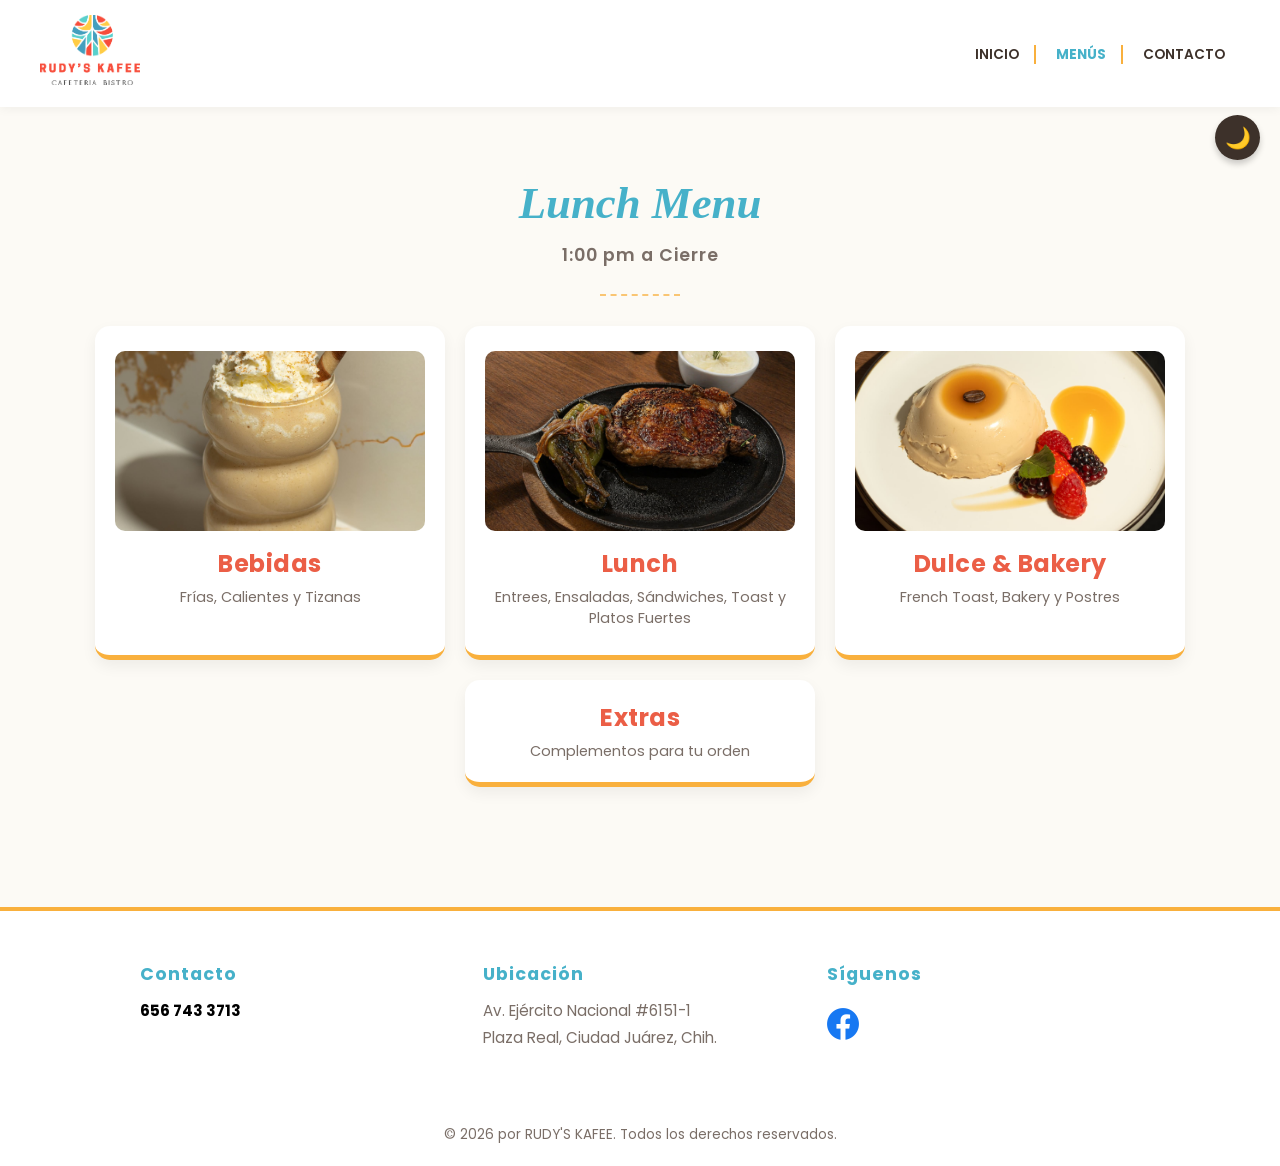
<file: index.html>
<!DOCTYPE html>
<html lang="es">
<head>
    <meta charset="UTF-8">
    <meta name="viewport" content="width=device-width, initial-scale=1.0">
    <title>Menú Lunch | Rudy's Kafee</title>
    <link rel="stylesheet" href="style.css?v=43">
    <link href="https://fonts.googleapis.com/css2?family=Poppins:wght@300;400;600;700&display=swap" rel="stylesheet">
</head>
<body>

    <button id="themeToggle" class="theme-toggle" aria-label="Cambiar modo oscuro">🌙</button>
    <button id="backBtn" class="back-btn" onclick="goBack()" aria-label="Volver">&#10094;</button>

    <header class="header">
        <div class="nav-content">
            <div class="logo-area">
                <a href="inicio.html"><img src="LogoPNG.png" alt="Rudy's Kafee" class="logo-imagen"></a>
            </div>

            <button class="menu-toggle" id="menuToggle">
                <span></span>
                <span></span>
                <span></span>
            </button>
           <nav class="main-nav" id="mainNav">
                <ul>
                    <li><a href="inicio.html">Inicio</a></li>
                    <li><a href="index.html" style="color: var(--color-turquesa); font-weight: bold;">Menús</a></li>
                    <li><a href="contacto.html">Contacto</a></li>
                </ul>
            </nav>
        </div>
    </header>

    <main class="main-content">
        <div class="content-container">
            
            <div id="view-inicio" class="view-section active">
                
                <h2 class="brillo-lunch">Lunch Menu</h2>
                <p class="horario-lunch">1:00 pm a Cierre</p>
                <hr class="divider" style="margin: 0 auto 30px auto; width: 80px;">
                
                <div class="category-grid">
                    
                    <div class="category-card" onclick="navigateTo('view-bebidas-grid')">
                        <div class="category-image"><img src="frias/FrappeClasico.jpeg" alt="Bebidas"></div>
                        <h3>Bebidas</h3>
                        <p>Frías, Calientes y Tizanas</p>
                    </div>

                    <div class="category-card" onclick="navigateTo('view-lunch')">
                        <div class="category-image"><img src="fuerte/RibEye.jpeg" alt="Lunch"></div>
                        <h3>Lunch</h3>
                        <p>Entrees, Ensaladas, Sándwiches, Toast y Platos Fuertes</p>
                    </div>

                    <div class="category-card" onclick="navigateTo('view-dulce')">
                        <div class="category-image"><img src="postres/Pannacotta.jpeg" alt="Dulce"></div>
                        <h3>Dulce & Bakery</h3>
                        <p>French Toast, Bakery y Postres</p>
                    </div>

                </div>

                <div class="category-grid" style="grid-template-columns: 1fr; max-width: 350px; margin: 0 auto;">
                    <div class="category-card" onclick="navigateTo('view-extras')" style="display: flex; flex-direction: column; justify-content: center; padding: 20px;">
                        <h3>Extras</h3>
                        <p>Complementos para tu orden</p>
                    </div>
                </div>

            </div>

            <div id="view-bebidas-grid" class="view-section">
                <h2 class="section-title" style="text-align: center;">¿QUÉ TE APETECE BEBER?</h2>
                <hr class="divider" style="margin: 10px auto 30px auto; width: 80px;">
                
                <div class="category-grid">
                    <div class="category-card" onclick="navigateTo('view-bebidas-calientes')">
                        <h3>Calientes</h3>
                        <p>Café Clásico, Lattes, Mochas y Tizanas</p>
                    </div>
                    <div class="category-card" onclick="navigateTo('view-bebidas-frias')">
                        <h3>Frías</h3>
                        <p>Frappes, Lattes Fríos, Non-Coffee y Tizanas</p>
                    </div>
                    <div class="category-card" onclick="navigateTo('view-bebidas-aguas')">
                        <h3>Aguas</h3>
                        <p>Saratoga</p>
                    </div>
                </div>
            </div>

            <div id="view-bebidas-calientes" class="view-section">
                <h2 class="section-title">HOT DRINKS</h2>
                <hr class="divider">

                <div class="menu-grid">
                    <div class="menu-item"><div class="item-image-wrapper"><img src="calientes/Capuchino.jpeg" alt="Capuchino"></div><div class="item-text-wrapper"><h3 class="item-name">Capuchino</h3><span class="item-price" style="display: block; font-size: 0.9rem;">11 OZ: 82.00</span><span class="item-price" style="display: block; font-size: 0.9rem;">16 OZ: 93.00</span></div></div>
                    <div class="menu-item"><div class="item-image-wrapper"><img src="calientes/Chocolate.jpeg" alt="Chocolate"></div><div class="item-text-wrapper"><h3 class="item-name">Chocolate</h3><span class="item-price" style="display: block; font-size: 0.9rem;">11 OZ: 82.00</span><span class="item-price" style="display: block; font-size: 0.9rem;">16 OZ: 93.00</span></div></div>
                    <div class="menu-item"><div class="item-image-wrapper"><img src="calientes/Americano.jpeg" alt="Americano"></div><div class="item-text-wrapper"><h3 class="item-name">Americano</h3><span class="item-price" style="display: block; font-size: 0.9rem;">11 OZ: 76.00</span><span class="item-price" style="display: block; font-size: 0.9rem;">16 OZ: 87.00</span></div></div>
                    <div class="menu-item"><div class="item-image-wrapper"><img src="calientes/Espresso.jpeg" alt="Espresso"></div><div class="item-text-wrapper"><h3 class="item-name">Espresso</h3><span class="item-price" style="display: block; font-size: 0.9rem;">75.00</span><span class="item-price" style="display: block; font-size: 0.9rem; color: var(--color-desc);">Acompañado de agua mineral</span></div></div>
                </div>

                <h3 class="sub-section-title">Lattes</h3>
                <div class="menu-grid">
                    <div class="menu-item"><div class="item-image-wrapper"><img src="calientes/Latte.jpeg" alt="Latte"></div><div class="item-text-wrapper"><h3 class="item-name">Latte</h3><span class="item-price" style="display: block; font-size: 0.9rem;">11 OZ: 82.00</span><span class="item-price" style="display: block; font-size: 0.9rem;">16 OZ: 93.00</span></div></div>
                    <div class="menu-item"><div class="item-image-wrapper"><img src="calientes/LatteVainilla.jpeg" alt="Latte Vainilla"></div><div class="item-text-wrapper"><h3 class="item-name">Latte Vainilla</h3><span class="item-price" style="display: block; font-size: 0.9rem;">11 OZ: 82.00</span><span class="item-price" style="display: block; font-size: 0.9rem;">16 OZ: 93.00</span></div></div>
                    <div class="menu-item"><div class="item-image-wrapper"><img src="calientes/LatteCaramelo.jpeg" alt="Latte Caramelo"></div><div class="item-text-wrapper"><h3 class="item-name">Latte Caramelo</h3><span class="item-price" style="display: block; font-size: 0.9rem;">11 OZ: 82.00</span><span class="item-price" style="display: block; font-size: 0.9rem;">16 OZ: 93.00</span></div></div>
                    <div class="menu-item"><div class="item-image-wrapper"><img src="calientes/LatteAvellana.jpeg" alt="Latte Avellana"></div><div class="item-text-wrapper"><h3 class="item-name">Latte Avellana</h3><span class="item-price" style="display: block; font-size: 0.9rem;">11 OZ: 82.00</span><span class="item-price" style="display: block; font-size: 0.9rem;">16 OZ: 93.00</span></div></div>
                    <div class="menu-item"><div class="item-image-wrapper"><img src="calientes/Salted.jpeg" alt="Latte Sea Salt Caramel"></div><div class="item-text-wrapper"><h3 class="item-name">Salted Crème Latte</h3><span class="item-price" style="display: block; font-size: 0.9rem;">11 OZ: 82.00</span><span class="item-price" style="display: block; font-size: 0.9rem;">16 OZ: 93.00</span></div></div>

                </div>

                <h3 class="sub-section-title">Matchas</h3>
               <p style="color: var(--color-desc); font-size: 0.9rem; margin-top: -10px; margin-bottom: 15px; font-style: italic;">* Escencia (Vainilla, Caramelo o Avellana) $12.</p>
                <div class="menu-grid">
                    <div class="menu-item"><div class="item-image-wrapper"><img src="calientes/MatchaLatte.jpeg" alt="Latte Hazel Matcha Cloud"></div><div class="item-text-wrapper"><h3 class="item-name">Latte Hazel Matcha Cloud</h3><span class="item-price" style="display: block; font-size: 0.9rem;">11 OZ: 82.00</span><span class="item-price" style="display: block; font-size: 0.9rem;">16 OZ: 93.00</span></div></div>
                    <div class="menu-item"><div class="item-image-wrapper"><img src="calientes/MatchaLatte.jpeg" alt="Matcha Latte"></div><div class="item-text-wrapper"><h3 class="item-name">Matcha Latte</h3><span class="item-price" style="display: block; font-size: 0.9rem;">11 OZ: 82.00</span><span class="item-price" style="display: block; font-size: 0.9rem;">16 OZ: 93.00</span></div></div>
                </div>

                <h3 class="sub-section-title">Mochas</h3>
                <div class="menu-grid">
                    <div class="menu-item"><div class="item-image-wrapper"><img src="calientes/MochaOscuro.jpeg" alt="Mocha Oscuro"></div><div class="item-text-wrapper"><h3 class="item-name">Mocha Oscuro</h3><span class="item-price" style="display: block; font-size: 0.9rem;">11 OZ: 82.00</span><span class="item-price" style="display: block; font-size: 0.9rem;">16 OZ: 93.00</span></div></div>
                    <div class="menu-item"><div class="item-image-wrapper"><img src="calientes/MochaBlanco.jpeg" alt="Mocha Blanco"></div><div class="item-text-wrapper"><h3 class="item-name">Mocha Blanco</h3><span class="item-price" style="display: block; font-size: 0.9rem;">11 OZ: 82.00</span><span class="item-price" style="display: block; font-size: 0.9rem;">16 OZ: 93.00</span></div></div>
                </div>

                <h3 class="sub-section-title">Tizanas</h3>
                <div class="menu-grid">
                    <div class="menu-item"><div class="item-image-wrapper"><img src="calientes/Fresa-Kiwi.jpeg" alt="Tizana Fresa Kiwi"></div><div class="item-text-wrapper"><h3 class="item-name">Tizana Fresa Kiwi</h3><span class="item-price">89.00</span></div></div>
                    <div class="menu-item"><div class="item-image-wrapper"><img src="calientes/CocoArandano.jpeg" alt="Tizana Coco Arandano"></div><div class="item-text-wrapper"><h3 class="item-name">Tizana Coco Arandano</h3><span class="item-price">89.00</span></div></div>
                    <div class="menu-item"><div class="item-image-wrapper"><img src="calientes/FrutosBosque.jpeg" alt="Tizana Frutos Bosque"></div><div class="item-text-wrapper"><h3 class="item-name">Tizana Frutos del Bosque</h3><span class="item-price">89.00</span></div></div>
                </div>
            </div>

            <div id="view-bebidas-frias" class="view-section">
                <h2 class="section-title">COLD DRINKS</h2>
                <hr class="divider">
                <h3 class="sub-section-title title-temporada">Bebidas de Temporada</h3>
                <div class="menu-grid">
                    <div class="menu-item"><div class="item-image-wrapper"><img src="frias/Sandia.jpeg" alt="Rojo Sandia Refresher"></div><div class="item-text-wrapper"><h3 class="item-name">Rojo Sandia Refresher</h3><span class="item-price">98.00</span></div></div>
                    <div class="menu-item"><div class="item-image-wrapper"><img src="frias/Tropical.jpeg" alt="Rose Refresher"></div><div class="item-text-wrapper"><h3 class="item-name">Rose Refresher</h3><span class="item-price">98.00</span></div></div>
                    <div class="menu-item"><div class="item-image-wrapper"><img src="frias/Kiwi.jpeg" alt="Tropical Kiwi Velvet"></div><div class="item-text-wrapper"><h3 class="item-name">Tropical Kiwi Velvet</h3><span class="item-price">98.00</span></div></div>
                </div>

                <div class="category-spacing"></div>

                <h3 class="sub-section-title">Frappes</h3>
                <div class="menu-grid">
                    <div class="menu-item"><div class="item-image-wrapper"><img src="frias/FrappeClasico.jpeg" alt="Frappe Clasico"></div><div class="item-text-wrapper"><h3 class="item-name">Frappe Clasico</h3><span class="item-price">103.00</span></div></div>
                    <div class="menu-item"><div class="item-image-wrapper"><img src="frias/FrappeVainilla.jpeg" alt="Frappe Vainilla"></div><div class="item-text-wrapper"><h3 class="item-name">Frappe Vainilla</h3><span class="item-price">103.00</span></div></div>
                    <div class="menu-item"><div class="item-image-wrapper"><img src="frias/FrappeOreo.jpeg" alt="Frappe Oreo"></div><div class="item-text-wrapper"><h3 class="item-name">Frappe Oreo</h3><span class="item-price">103.00</span></div></div>
                    <div class="menu-item"><div class="item-image-wrapper"><img src="frias/FrappeMochaOscuro.jpeg" alt="Frappe Mocha Oscuro"></div><div class="item-text-wrapper"><h3 class="item-name">Frappe Mocha Oscuro</h3><span class="item-price">103.00</span></div></div>
                    <div class="menu-item"><div class="item-image-wrapper"><img src="frias/FrappeMochaBlanco.jpeg" alt="Frappe Mocha Blanco"></div><div class="item-text-wrapper"><h3 class="item-name">Frappe Mocha Blanco</h3><span class="item-price">103.00</span></div></div>
                    <div class="menu-item"><div class="item-image-wrapper"><img src="frias/FrappeMazapan.jpeg" alt="Frappe Mazapan"></div><div class="item-text-wrapper"><h3 class="item-name">Frappe Mazapan</h3><span class="item-price">103.00</span></div></div>
                    <div class="menu-item"><div class="item-image-wrapper"><img src="frias/FrappeCaramelo.jpeg" alt="Frappe Caramelo"></div><div class="item-text-wrapper"><h3 class="item-name">Frappe Caramelo</h3><span class="item-price">103.00</span></div></div>
                    <div class="menu-item"><div class="item-image-wrapper"><img src="frias/FrappeAvellana.jpeg" alt="Frappe Avellana"></div><div class="item-text-wrapper"><h3 class="item-name">Frappe Avellana</h3><span class="item-price">103.00</span></div></div>
                    <div class="menu-item"><div class="item-image-wrapper"><img src="frias/FrappeSeaSalt.jpeg" alt="Frappe Sea Salt Caramel"></div><div class="item-text-wrapper"><h3 class="item-name">Salted Crème Frappe</h3><span class="item-price">103.00</span></div></div>

                </div>

               <h3 class="sub-section-title">Lattes</h3>
                <div class="menu-grid">
                    <div class="menu-item"><div class="item-image-wrapper"><img src="frias/LatteClasico.jpeg" alt="Latte Frio Regular"></div><div class="item-text-wrapper"><h3 class="item-name">Latte Frio Regular</h3><span class="item-price">82.00</span></div></div>
                    <div class="menu-item"><div class="item-image-wrapper"><img src="frias/LatteFrioVainilla.jpeg" alt="Latte Frio Vainilla"></div><div class="item-text-wrapper"><h3 class="item-name">Latte Frio Vainilla</h3><span class="item-price">87.00</span></div></div>
                    <div class="menu-item"><div class="item-image-wrapper"><img src="frias/LatteFrioAvellana.jpeg" alt="Latte Frio Avellana"></div><div class="item-text-wrapper"><h3 class="item-name">Latte Frio Avellana</h3><span class="item-price">87.00</span></div></div>
                    <div class="menu-item"><div class="item-image-wrapper"><img src="frias/LatteCaramelo.jpeg" alt="Latte Frio Caramelo"></div><div class="item-text-wrapper"><h3 class="item-name">Latte Frio Caramelo</h3><span class="item-price">87.00</span></div></div>
                    <div class="menu-item"><div class="item-image-wrapper"><img src="frias/LatteBlanco.jpeg" alt="Latte Frio Mocha Blanco"></div><div class="item-text-wrapper"><h3 class="item-name">Latte Frio Mocha Blanco</h3><span class="item-price">87.00</span></div></div>
                    <div class="menu-item"><div class="item-image-wrapper"><img src="frias/LatteOscuro.jpeg" alt="Latte Frio Mocha Oscuro"></div><div class="item-text-wrapper"><h3 class="item-name">Latte Frio Mocha Oscuro</h3><span class="item-price">87.00</span></div></div>
                    <div class="menu-item"><div class="item-image-wrapper"><img src="frias/SaltedLatte.jpeg" alt="Sea Salt Caramel"></div><div class="item-text-wrapper"><h3 class="item-name">Salted Crème Latte</h3><span class="item-price">87.00</span></div></div>

                </div>

               <h3 class="sub-section-title">Matchas</h3>
               <p style="color: var(--color-desc); font-size: 0.9rem; margin-top: -10px; margin-bottom: 15px; font-style: italic;">* Escencia (Vainilla, Caramelo o Avellana) $12.</p>
                <div class="menu-grid">
                    <div class="menu-item"><div class="item-image-wrapper"><img src="frias/HazelMatcha.jpeg" alt="Latte Frio Hazel Matcha"></div><div class="item-text-wrapper"><h3 class="item-name">Hazel Matcha Cloud</h3><span class="item-price">87.00</span></div></div>
                    <div class="menu-item"><div class="item-image-wrapper"><img src="frias/VainillaMatcha.jpeg" alt="Latte Frio Vainilla Matcha"></div><div class="item-text-wrapper"><h3 class="item-name">Matcha Latte</h3><span class="item-price">87.00</span></div></div>
                </div>

               <h3 class="sub-section-title">Non-Coffee</h3>
                <div class="menu-grid">
                    <div class="menu-item"><div class="item-image-wrapper"><img src="frias/FresaMora.jpeg" alt="Refresher Berry Garden"></div><div class="item-text-wrapper"><h3 class="item-name">Refresher Berry Garden</h3><span class="item-price">87.00</span></div></div>
                    <div class="menu-item"><div class="item-image-wrapper"><img src="frias/CerezaMora.jpeg" alt="Refresher Cherry Blackberry"></div><div class="item-text-wrapper"><h3 class="item-name">Refresher Cherry Blackberry</h3><span class="item-price">87.00</span></div></div>
                    <div class="menu-item"><div class="item-image-wrapper"><img src="frias/Mango.jpeg" alt="Refresher Mango Peach"></div><div class="item-text-wrapper"><h3 class="item-name">Refresher Mango Peach</h3><span class="item-price">87.00</span></div></div>
                    <div class="menu-item"><div class="item-image-wrapper"><img src="frias/Mimosa.jpeg" alt="Mimosas"></div><div class="item-text-wrapper"><h3 class="item-name">Mimosa</h3><span class="item-price">79.00</span></div></div>
                    <div class="menu-item"><div class="item-image-wrapper"><img src="frias/LimonadaFresa.jpeg" alt="Limonada Mineral"></div><div class="item-text-wrapper"><h3 class="item-name">Limonada Mineral de Fresa</h3><span class="item-price">82.00</span></div></div>
                    <div class="menu-item"><div class="item-image-wrapper"><img src="frias/Naranjada.jpeg" alt="Jugo de Naranja"></div><div class="item-text-wrapper"><h3 class="item-name">Jugo de Naranja</h3><span class="item-price">97.00</span></div></div>
                    <div class="menu-item"><div class="item-image-wrapper"><img src="frias/VasoLeche.jpg" alt="Vaso de Leche"></div><div class="item-text-wrapper"><h3 class="item-name">Vaso de Leche</h3><span class="item-price">42.00</span></div></div>
                    <div class="menu-item"><div class="item-image-wrapper"><img src="frias/CocaCola.jpeg" alt="CocaCola"></div><div class="item-text-wrapper"><h3 class="item-name">Coca Cola 235 ml</h3><span class="item-price">49.00</span></div></div>
                 </div>
                 
               <h3 class="sub-section-title">Tizanas</h3>
                <div class="menu-grid">
                    <div class="menu-item"><div class="item-image-wrapper"><img src="frias/FresaKiwiFria.jpeg" alt="Tizana Fresa Kiwi Fria"></div><div class="item-text-wrapper"><h3 class="item-name">Tizana Fresa Kiwi Fria</h3><span class="item-price">89.00</span></div></div>
                    <div class="menu-item"><div class="item-image-wrapper"><img src="frias/CocoArandanoFria.jpeg" alt="Tizana Coco Arandano Fria"></div><div class="item-text-wrapper"><h3 class="item-name">Tizana Coco Arandano Fria</h3><span class="item-price">89.00</span></div></div>
                    <div class="menu-item"><div class="item-image-wrapper"><img src="frias/FrutosBosqueFria.jpeg" alt="Tizana Frutos Bosque Fria"></div><div class="item-text-wrapper"><h3 class="item-name">Tizana Frutos Bosque Fria</h3><span class="item-price">89.00</span></div></div>
                </div>
            </div>

            <div id="view-bebidas-aguas" class="view-section">
                <h2 class="section-title">AGUAS</h2>
                <hr class="divider">
                <div class="menu-grid">
                    <div class="menu-item"><div class="item-image-wrapper"><img src="frias/Saratoga.jpg" alt="Saratoga"></div><div class="item-text-wrapper"><h3 class="item-name">Agua Saratoga 828 ml</h3><span class="item-price">99.00</span></div></div>
                    <div class="menu-item"><div class="item-image-wrapper"><img src="frias/SaratogaMineral.jpg" alt="Saratoga"></div><div class="item-text-wrapper"><h3 class="item-name">Agua Saratoga Carbonatada 828 ml</h3><span class="item-price">99.00</span></div></div>
                    <div class="menu-item"><div class="item-image-wrapper"><img src="frias/SaratogaChica.jpg" alt="Saratoga"></div><div class="item-text-wrapper"><h3 class="item-name">Agua Saratoga 355 ml</h3><span class="item-price">58.00</span></div></div>                   
                 </div>
            </div>

            <div id="view-lunch" class="view-section">
                <div class="especialidad-pill">
                    <img src="LogoSinTexto.png" alt="Especialidad Rudy's">
                    <span>Son especialidad de la casa</span>
                </div>
                <h2 class="section-title">LUNCH</h2>
                <hr class="divider">

                <h3 class="sub-section-title">Entrees</h3>
                <div class="menu-grid">
                    <div class="menu-item">
                        <div class="item-image-wrapper"><img src="entrees/BowlFrutas.jpeg" alt="Bowl de Frutas"></div>
                        <div class="item-text-wrapper"><h3 class="item-name">Bowl de Frutas</h3><p class="item-desc">Yogurt griego acompañado de frutas de temporada fresca, granola y miel de abeja.</p><span class="item-price">145.00</span></div>
                    </div>
                   <div class="menu-item">
                        <div class="item-image-wrapper"><img src="entrees/Rollitos.jpeg" alt="Samplers Salé Volován"></div> 
                        <div class="item-text-wrapper">
                            <h3 class="item-name" style="display: flex; align-items: center; gap: 8px;">Tabla Salado Volován <img src="LogoSinTexto.png" alt="Especialidad" style="width: 22px; height: 22px; object-fit: contain;"></h3>
                            <p class="item-desc">Selección de volovanes artesanales con cuatro combinaciones:<br>Jamón serrano con queso crema.<br>Champiñones salteados con queso gouda.<br>Pesto, tomates cherry y mozzarella fresca.<br>2 c/u</p>
                            <span class="item-price">245.00</span>
                        </div>
                    </div>
                    <div class="menu-item">
                        <div class="item-image-wrapper"><img src="entrees/RollitoDulce.jpeg" alt="Samplers Sucré Volován"></div>
                        <div class="item-text-wrapper">
                            <h3 class="item-name" style="display: flex; align-items: center; gap: 8px;">Tabla Dulce Volován <img src="LogoSinTexto.png" alt="Especialidad" style="width: 22px; height: 22px; object-fit: contain;"></h3>
                            <p class="item-desc">Selección de volovanes con cuatro combinaciones:<br>Nutella, avellana y merengue.<br>Crema pastelera, frutos rojos, mermelada de la casa y menta fresca.<br>Matcha, chocolate y ajonjolí negro.<br>Crema pastelera de café, fresa y caramelo.<br>2 c/u</p>
                            <span class="item-price">235.00</span>
                        </div>
                    </div>
                    <div class="menu-item">
                        <div class="item-image-wrapper"><img src="entrees/MiniMolletes.jpeg" alt="Mini Molletes"></div>
                        <div class="item-text-wrapper"><h3 class="item-name">Mini Molletes</h3><p class="item-desc">Pan tostado, cubierto con frijoles refritos y queso Gouda gratinado, acompañados de chorizo, tocino y pico de gallo fresco.<br>2 c/u</p><span class="item-price">185.00</span></div>
                    </div>
                </div>

                <h3 class="sub-section-title">Ensaladas</h3>
                <div class="menu-grid">
                    <div class="menu-item">
                        <div class="item-image-wrapper"><img src="ensaladas/EnsaladaManzana.jpeg" alt="Ensalada de Manzana"></div>
                        <div class="item-text-wrapper">
                            <h3 class="item-name">Ensalada de Manzana</h3>
                            <p class="item-desc">Fresca mezcla de espinaca baby con manzana Granny Smith, pepino, arandanos, cebolla morada, cremoso queso de cabra y nuez caramelizada, acompañada de nuestro aderezo de la casa.</p>
                            <span class="item-price">175.00</span>
                        </div>
                    </div>
                    <div class="menu-item">
                        <div class="item-image-wrapper"><img src="ensaladas/EnsaladaPollo.jpeg" alt="Ensalada Cesar"></div>
                        <div class="item-text-wrapper">
                            <h3 class="item-name">Ensalada Cesar</h3>
                            <p class="item-desc">Crujientes corazones de lechuga romana acompañados de pollo a la plancha, crotones dorados y queso parmesano, bañados con nuestro cremoso aderezo César de la casa.</p>
                            <span class="item-price">210.00</span>
                        </div>
                    </div>
                </div>

                <h3 class="sub-section-title">Sandwiches</h3>
                <p style="color: var(--color-desc); font-size: 0.9rem; margin-top: -10px; margin-bottom: 15px; font-style: italic;">* Incluyen papas chips.</p>
                <div class="menu-grid">
                    <div class="menu-item">
                        <div class="item-image-wrapper"><img src="sandwich/CuernitoJamon.jpeg" alt="Croissant de Jamon"></div>
                        <div class="item-text-wrapper"><h3 class="item-name">Croissant de Jamón</h3><p class="item-desc">Croissant dorado relleno de jamón de pierna, queso gouda, tomate fresco, lechuga y alioli de romero.</p><span class="item-price">180.00</span></div>
                    </div>
                    <div class="menu-item">
                        <div class="item-image-wrapper"><img src="sandwich/CuernitoHuevoEstrellado.jpeg" alt="Croissant Corned Beef"></div>
                        <div class="item-text-wrapper"><h3 class="item-name">Croissant Corned Beef</h3><p class="item-desc">Croissant dorado relleno de corned beef, queso gouda, huevo estrellado y alioli frito.</p><span class="item-price">230.00</span></div>
                    </div>
                    <div class="menu-item">
                        <div class="item-image-wrapper"><img src="sandwich/SandwichPollo.jpeg" alt="Panini Rudy"></div>
                        <div class="item-text-wrapper"><h3 class="item-name" style="display: flex; align-items: center; gap: 8px;">Panini Rudy <img src="LogoSinTexto.png" alt="Especialidad" style="width: 22px; height: 22px;"></h3><p class="item-desc">Panini tostado con pechuga de pollo a la plancha, queso gouda, champiñones, morrones preparados y lechuga fresca.</p><span class="item-price">200.00</span></div>
                    </div>
                     <div class="menu-item">
                        <div class="item-image-wrapper"><img src="sandwich/BLT.jpeg" alt="Sandwich Blt"></div>
                        <div class="item-text-wrapper"><h3 class="item-name">Avocado BLT Bistro</h3><p class="item-desc">Tocino crujiente, aguacate fresco, lechuga y rodajas de tomate, servido sobre una cama de ensalada de papa de la casa.</p><span class="item-price">180.00</span></div>
                    </div>
                </div>

                <h3 class="sub-section-title">Toast</h3>
                <div class="menu-grid">
                    <div class="menu-item">
                        <div class="item-image-wrapper"><img src="toast/ToastAvodado.jpeg" alt="Avocat Toast"></div>
                        <div class="item-text-wrapper"><h3 class="item-name">Avocado Toast Clasico</h3><p class="item-desc">Pan de hogaza artesanal tostado, coronado con aguacate fresco y un toque de tocino crujiente, acompañado de salsa macha de la casa.</p><span class="item-price">175.00</span></div>
                    </div>
                    <div class="menu-item">
                        <div class="item-image-wrapper"><img src="toast/SaumonToast.jpg" alt="Saumon Toast"></div>
                        <div class="item-text-wrapper"><h3 class="item-name" style="display: flex; align-items: center; gap: 8px;">Salmón Toast Rudy's <img src="LogoSinTexto.png" alt="Especialidad" style="width: 22px; height: 22px;"></h3><p class="item-desc">Hogaza artesanal tostada con salmón ahumado, aguacate, pepino fresco, cebolla morada y tzatziki cremoso.</p><span class="item-price">220.00</span></div>
                    </div>
                </div>

                <h3 class="sub-section-title">Plato Fuerte</h3>
                <div class="menu-grid">
                    <div class="menu-item">
                        <div class="item-image-wrapper"><img src="fuerte/RibEye.jpeg" alt="Rib Eye"></div>
                        <div class="item-text-wrapper"><h3 class="item-name">Rib Eye Reserve</h3><p class="item-desc">Corte de Rib Eye de 350 gr, jugoso y asado al punto de su preferencia, acompañado de puré de papa cremoso con esencia de romero, chiles toreados.</p><span class="item-price">650.00</span></div>
                    </div>
                    <div class="menu-item">
                        <div class="item-image-wrapper"><img src="fuerte/Salmon.jpeg" alt="Salmon"></div>
                        <div class="item-text-wrapper"><h3 class="item-name">Salmón Premium Grille</h3><p class="item-desc">Salmón fresco a la parrilla, acompañado de ensalada crujiente de corazón de lechuga romana con aderezo de la casa y puré de papa cremoso con esencia de romero.</p><span class="item-price">480.00</span></div>
                    </div>
                    <div class="menu-item">
                        <div class="item-image-wrapper"><img src="fuerte/PastaBlanca.jpeg" alt="Pasta Blanca"></div>
                        <div class="item-text-wrapper">
                            <h3 class="item-name">Pasta a la Crème</h3>
                            <p class="item-desc">Pasta corta bañada en una cremosa salsa blanca con un delicado toque de quesos, acompañada de pechuga de pollo a la plancha.</p>
                            <span class="item-price">245.00</span>
                        </div>
                    </div>
                    <div class="menu-item">
                        <div class="item-image-wrapper"><img src="fuerte/PastaPesto.jpeg" alt="Pasta Pesto"></div>
                        <div class="item-text-wrapper">
                            <h3 class="item-name">Pasta Pesto de albahaca</h3>
                            <p class="item-desc">Pasta larga acompañada de pechuga de pollo, bañada en un aromático pesto de albahaca fresca.</p>
                            <span class="item-price">265.00</span>
                        </div>
                    </div>
                </div>
            </div>

            <div id="view-dulce" class="view-section">
                <div class="especialidad-pill">
                    <img src="LogoSinTexto.png" alt="Especialidad Rudy's">
                    <span>Son especialidad de la casa</span>
                </div>
                <h2 class="section-title">DULCE & BAKERY</h2>
                <hr class="divider">

                <h3 class="sub-section-title">Signature French Toast</h3>
                <div class="menu-grid">
                    <div class="menu-item">
                        <div class="item-image-wrapper"><img src="french/FrenchMatcha.jpeg" alt="French Toast Matcha"></div>
                        <div class="item-text-wrapper"><h3 class="item-name">French Toast Matcha</h3><p class="item-desc">Pan brioche dorado relleno y cubierto con crema pastelera de matcha y coco, acompañado de crumble de coco rayado y nibs de cacao.</p><span class="item-price">175.00</span></div>
                    </div>
                    <div class="menu-item">
                        <div class="item-image-wrapper"><img src="french/FrenchCherry.jpeg" alt="French Toast Cherry Blossom"></div>
                        <div class="item-text-wrapper"><h3 class="item-name">French Toast Cherry Blossom</h3><p class="item-desc">Pan brioche dorado relleno y cubierto con crema pastelera de frutos rojos, acompañado de mermelada artesanal de la casa, azúcar glass.</p><span class="item-price">185.00</span></div>
                    </div>
                    <div class="menu-item">
                        <div class="item-image-wrapper"><img src="french/ToastRojos.jpeg" alt="Fruits Rouges Toast"></div>
                        <div class="item-text-wrapper"><h3 class="item-name">Frutos Rojos Toast</h3><p class="item-desc">Hogaza artesanal tostada con queso crema, frutos rojos frescos, almendra fileteada y un toque de miel de abeja.</p><span class="item-price">175.00</span></div>
                    </div>
                    <div class="menu-item">
                        <div class="item-image-wrapper"><img src="french/FrenchRudys.jpeg" alt="French Toast Rudy's"></div>
                        <div class="item-text-wrapper"><h3 class="item-name" style="display: flex; align-items: center; gap: 8px;">French Toast Rudy's <img src="LogoSinTexto.png" alt="Especialidad" style="width: 22px; height: 22px;"></h3><p class="item-desc">Pan brioche dorado relleno y cubierto con crema pastelera de café, terminado con caramelo, chocolate semiamargo y merengue suizo.</p><span class="item-price">185.00</span></div>
                    </div>
                </div>

                  <h3 class="sub-section-title">Bakery</h3>
                <div class="menu-grid">
                    <div class="menu-item">
                        <div class="item-image-wrapper"><img src="roles/RolCajeta.jpeg" alt="Rol Cajeta"></div>
                        <div class="item-text-wrapper"><h3 class="item-name">Rol de Canela Cajeta</h3><p class="item-desc">Rol de canela artesanal, suave y esponjoso con cobertura de crema. Terminado con cajeta y nuez.</p><span class="item-price">100.00</span></div>
                    </div>
                    <div class="menu-item">
                        <div class="item-image-wrapper"><img src="roles/RolRojos.jpeg" alt="Rol Frutos Rojos"></div>
                        <div class="item-text-wrapper"><h3 class="item-name">Rol de Canela Frutos Rojos</h3><p class="item-desc">Rol de canela artesanal, suave y esponjoso con cobertura de crema. Terminado con compota artesanal de frutos rojos.</p><span class="item-price">100.00</span></div>
                    </div>
                    <div class="menu-item">
                        <div class="item-image-wrapper"><img src="roles/RolNutella.jpeg" alt="Rol Nutella"></div>
                        <div class="item-text-wrapper"><h3 class="item-name">Rol de Canela Nutella</h3><p class="item-desc">Rol de canela artesanal, suave y esponjoso con cobertura de crema. Terminado con nutella y nuez.</p><span class="item-price">100.00</span></div>
                    </div>
                </div>

                <h3 class="sub-section-title">Desserts</h3>
                <div class="menu-grid">
                    <div class="menu-item">
                        <div class="item-image-wrapper"><img src="postres/Pannacotta.jpeg" alt="Pannacotta"></div>
                        <div class="item-text-wrapper"><h3 class="item-name" style="display: flex; align-items: center; gap: 8px;">Pannacotta Rudy's <img src="LogoSinTexto.png" alt="Especialidad" style="width: 22px; height: 22px;"></h3><p class="item-desc">Pannacotta de café, caramelo, frutos rojos, hojas de menta.</p><span class="item-price">165.00</span></div>
                   </div>
                    <div class="menu-item">
                        <div class="item-image-wrapper"><img src="postres/Afogatto.jpeg" alt="Afogatto"></div>
                        <div class="item-text-wrapper"><h3 class="item-name">Affogato</h3><p class="item-desc">Helado cremoso de vainilla bañado al momento con un shot de espresso recién preparado.</p><span class="item-price">120.00</span></div>
                    </div>
                    <div class="menu-item">
                        <div class="item-image-wrapper"><img src="postres/Brownie.jpeg" alt="Brownie"></div>
                        <div class="item-text-wrapper"><h3 class="item-name" style="display: flex; align-items: center; gap: 8px;">Brownie Artesanal Rudy's <img src="LogoSinTexto.png" alt="Especialidad" style="width: 22px; height: 22px;"></h3><p class="item-desc">Brownie artesanal de chocolate, acompañado de helado de vainilla y un delicado toque de caramelo.</p><span class="item-price">110.00</span></div>
                    </div>
                </div>
            </div> 

            <div id="view-extras" class="view-section">
                <div class="especialidad-pill">
                    <img src="LogoSinTexto.png" alt="Especialidad Rudy's">
                    <span>Son especialidad de la casa</span>
                </div>
                <h2 class="section-title">EXTRAS</h2>
                <hr class="divider">

                <div class="extras-container">
                    <h3 class="sub-section-title">Para tus Platillos</h3>
                    <div class="extra-item"><span class="extra-name">Huevo</span><span class="extra-price">15.00</span></div>
                    <div class="extra-item"><span class="extra-name">Aguacate</span><span class="extra-price">25.00</span></div>
                    <div class="extra-item"><span class="extra-name">Tocino</span><span class="extra-price">35.00</span></div>
                    <div class="extra-item"><span class="extra-name">Pollo</span><span class="extra-price">50.00</span></div>
                    <div class="extra-item"><span class="extra-name">Salmon 100g </span><span class="extra-price">190.00</span></div>
                    <div class="extra-item"><span class="extra-name">Jamon</span><span class="extra-price">35.00</span></div>
                    
                    <div class="category-spacing"></div>

                    <h3 class="sub-section-title">Para tus Bebidas / Postres</h3> 
                    <div class="extra-item"><span class="extra-name">Leche Extra</span><span class="extra-price">12.00</span></div>
                    <div class="extra-item"><span class="extra-name">Leche de Almendra</span><span class="extra-price">18.00</span></div>
                    <div class="extra-item"><span class="extra-name">Leche de Soya</span><span class="extra-price">18.00</span></div>
                    <div class="extra-item"><span class="extra-name">Crema Batida</span><span class="extra-price">12.00</span></div>
                    <div class="extra-item"><span class="extra-name">Bola de Helado</span><span class="extra-price">30.00</span></div>
                    <div class="extra-item"><span class="extra-name">Shot Espresso</span><span class="extra-price">25.00</span></div>
                    <div class="extra-item"><span class="extra-name">Esencias (Vainilla, Caramelo o Avellana)</span><span class="extra-price">12.00</span></div>
                </div>
            </div>

        </div>
    </main>

    <footer class="footer">
        <div class="footer-container">
            <div class="footer-column">
                <h4 class="footer-title">Contacto</h4>
                <p class="footer-text" style="font-weight: bold; color: #000;">656 743 3713</p>
            </div>
            <div class="footer-column">
                <h4 class="footer-title">Ubicación</h4>
                <p class="footer-text">Av. Ejército Nacional #6151-1</p>
                <p class="footer-text">Plaza Real, Ciudad Juárez, Chih.</p>
            </div>
            <div class="footer-column">
                <h4 class="footer-title">Síguenos</h4>
                <div class="footer-socials">
                    <a href="https://www.facebook.com/profile.php?id=100089935731811" target="_blank">
                        <img src="LogoFB.png" alt="Facebook">
                    </a>
                </div>
            </div>
        </div>
        <div class="footer-bottom">
            <p>&copy; 2026 por RUDY'S KAFEE. Todos los derechos reservados.</p>
        </div>
    </footer>

    <script>
        const menuToggle = document.getElementById('menuToggle');
        const mainNav = document.getElementById('mainNav');
        menuToggle.addEventListener('click', () => { mainNav.classList.toggle('active'); });

        let historyStack = ['view-inicio'];

        function navigateTo(viewId) {
            historyStack.push(viewId);
            renderView();
        }

        function goBack() {
            if (historyStack.length > 1) {
                historyStack.pop();
                renderView();
            }
        }

        function renderView() {
            const currentView = historyStack[historyStack.length - 1];
            
            document.querySelectorAll('.view-section').forEach(v => v.classList.remove('active'));
            document.getElementById(currentView).classList.add('active');

            const backBtn = document.getElementById('backBtn');
            if (historyStack.length > 1) {
                backBtn.style.display = 'flex';
            } else {
                backBtn.style.display = 'none';
            }

            if (currentView.includes('bebidas')) {
                document.body.classList.add('theme-bebidas');
            } else {
                document.body.classList.remove('theme-bebidas');
            }

            window.scrollTo({ top: 0, behavior: 'smooth' });
        }

        const themeToggle = document.getElementById('themeToggle');
        themeToggle.addEventListener('click', () => {
            document.body.classList.toggle('dark-mode');
            if(document.body.classList.contains('dark-mode')) {
                themeToggle.innerText = '☀️';
            } else {
                themeToggle.innerText = '🌙';
            }
        });
    </script>
</body>
</html>
</file>
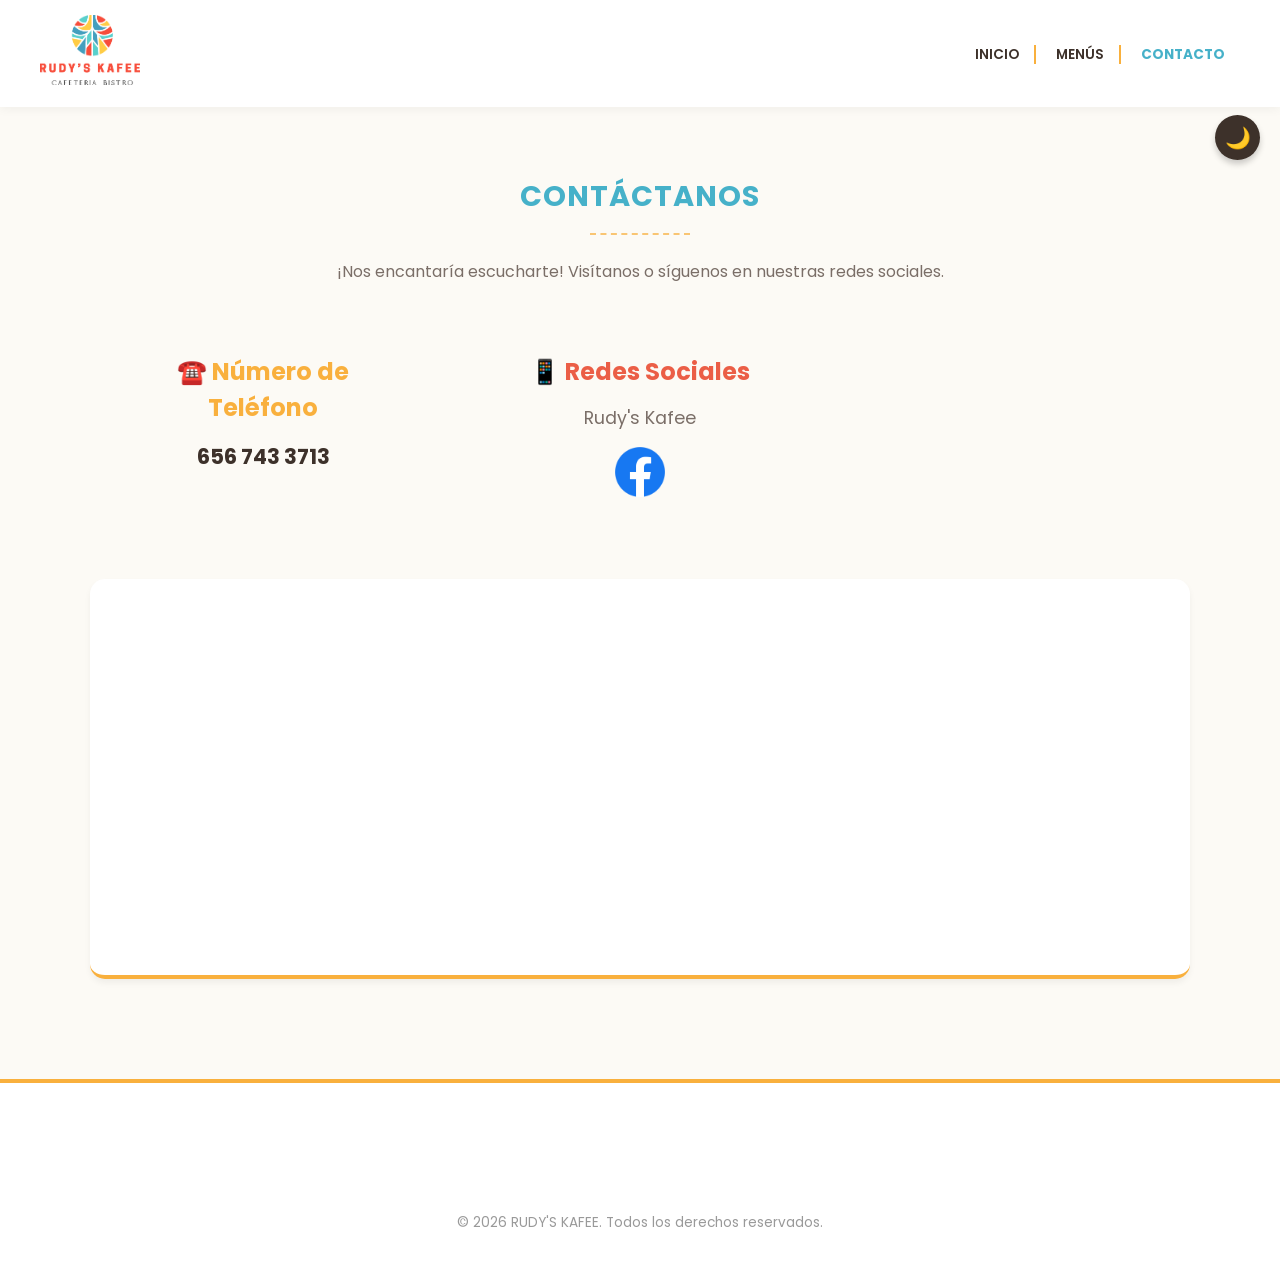
<file: contacto.html>
<!DOCTYPE html>
<html lang="es">
<head>
    <meta charset="UTF-8">
    <meta name="viewport" content="width=device-width, initial-scale=1.0">
    <title>Contacto | Rudy's Kafee</title>
    <link rel="stylesheet" href="style.css?v=19">
    <link href="https://fonts.googleapis.com/css2?family=Poppins:wght@300;400;600;700&display=swap" rel="stylesheet">
</head>
<body>

    <button id="themeToggle" class="theme-toggle" aria-label="Cambiar modo oscuro">🌙</button>

    <header class="header">
        <div class="nav-content">
            <div class="logo-area">
                <a href="inicio.html"><img src="LogoPNG.png" alt="Rudy's Kafee" class="logo-imagen"></a>
            </div>

            <button class="menu-toggle" id="menuToggle">
                <span></span>
                <span></span>
                <span></span>
            </button>

            <nav class="main-nav" id="mainNav">
                <ul>
                    <li><a href="inicio.html">Inicio</a></li>
                    <li><a href="index.html">Menús</a></li>
                    <li><a href="contacto.html" style="color: var(--color-turquesa); font-weight: bold;">Contacto</a></li>
                </ul>
            </nav>
        </div>
    </header>

    <main class="main-content">
        <div class="content-container">
            
            <h2 class="section-title" style="text-align: center;">CONTÁCTANOS</h2>
            <hr class="divider" style="margin-left: auto; margin-right: auto; width: 100px;">
            <p style="text-align: center; color: var(--color-desc); margin-bottom: 40px;">¡Nos encantaría escucharte! Visítanos o síguenos en nuestras redes sociales.</p>

            <div class="menu-grid">
                
                <!-- Tarjeta de Teléfono -->
                <div class="menu-item" style="padding: 30px; text-align: center; align-items: center;">
                    <h3 class="item-name" style="font-size: 1.5rem; color: var(--color-amarillo);">☎️ Número de Teléfono</h3>
                    <p class="item-desc" style="font-size: 1.1rem; margin-top: 10px;">
                        <span style="color: var(--color-carbon); font-weight: bold; font-size: 1.3rem;">656 743 3713</span><br><br>
                    </p>
                </div>

                <!-- Tarjeta de Redes Sociales -->
                <div class="menu-item" style="padding: 30px; text-align: center; align-items: center;">
                    <h3 class="item-name" style="font-size: 1.5rem; color: var(--color-rojo);">📱 Redes Sociales</h3>
                    <p class="item-desc" style="font-size: 1.1rem; margin-top: 10px; margin-bottom: 15px;">
                        Rudy's Kafee
                    </p>

                    <div style="display: flex; justify-content: center; gap: 15px;">
                        <a href="https://www.facebook.com/profile.php?id=100089935731811" target="_blank" style="transition: transform 0.2s;" onmouseover="this.style.transform='scale(1.1)'" onmouseout="this.style.transform='scale(1)'">
                            <img src="LogoFB.png" alt="Facebook Rudy's Kafee" style="width: 50px; height: 50px; object-fit: contain;">
                        </a>
                    </div>
                </div>

            </div>

            <div style="margin-top: 40px; width: 100%; height: 400px; border-radius: 15px; overflow: hidden; background-color: var(--color-caja); border-bottom: 4px solid var(--color-amarillo); box-shadow: 0 4px 6px rgba(0,0,0,0.05);">
                <iframe 
                    src="https://maps.google.com/maps?q=31.7095847,-106.4334518&t=k&z=18&ie=UTF8&iwloc=&output=embed" 
                    width="100%" 
                    height="100%" 
                    style="border:0;" 
                    allowfullscreen="" 
                    loading="lazy" 
                    referrerpolicy="no-referrer-when-downgrade">
                </iframe>
            </div>

        </div>
    </main>

    <footer class="footer">
        <div style="text-align: center; padding: 30px; background-color: var(--color-header); color: #999999; font-size: 0.85rem; margin-top: 50px;">
            <p>© 2026 RUDY'S KAFEE. Todos los derechos reservados.</p>
        </div>
    </footer>

    <script>
        // Menú Hamburguesa
        const menuToggle = document.getElementById('menuToggle');
        const mainNav = document.getElementById('mainNav');

        menuToggle.addEventListener('click', () => {
            mainNav.classList.toggle('active');
        });

        // Modo Oscuro
        const themeToggle = document.getElementById('themeToggle');
        themeToggle.addEventListener('click', () => {
            document.body.classList.toggle('dark-mode');
            if(document.body.classList.contains('dark-mode')) {
                themeToggle.innerText = '☀️';
            } else {
                themeToggle.innerText = '🌙';
            }
        });
    </script>
</body>
</html>
</file>
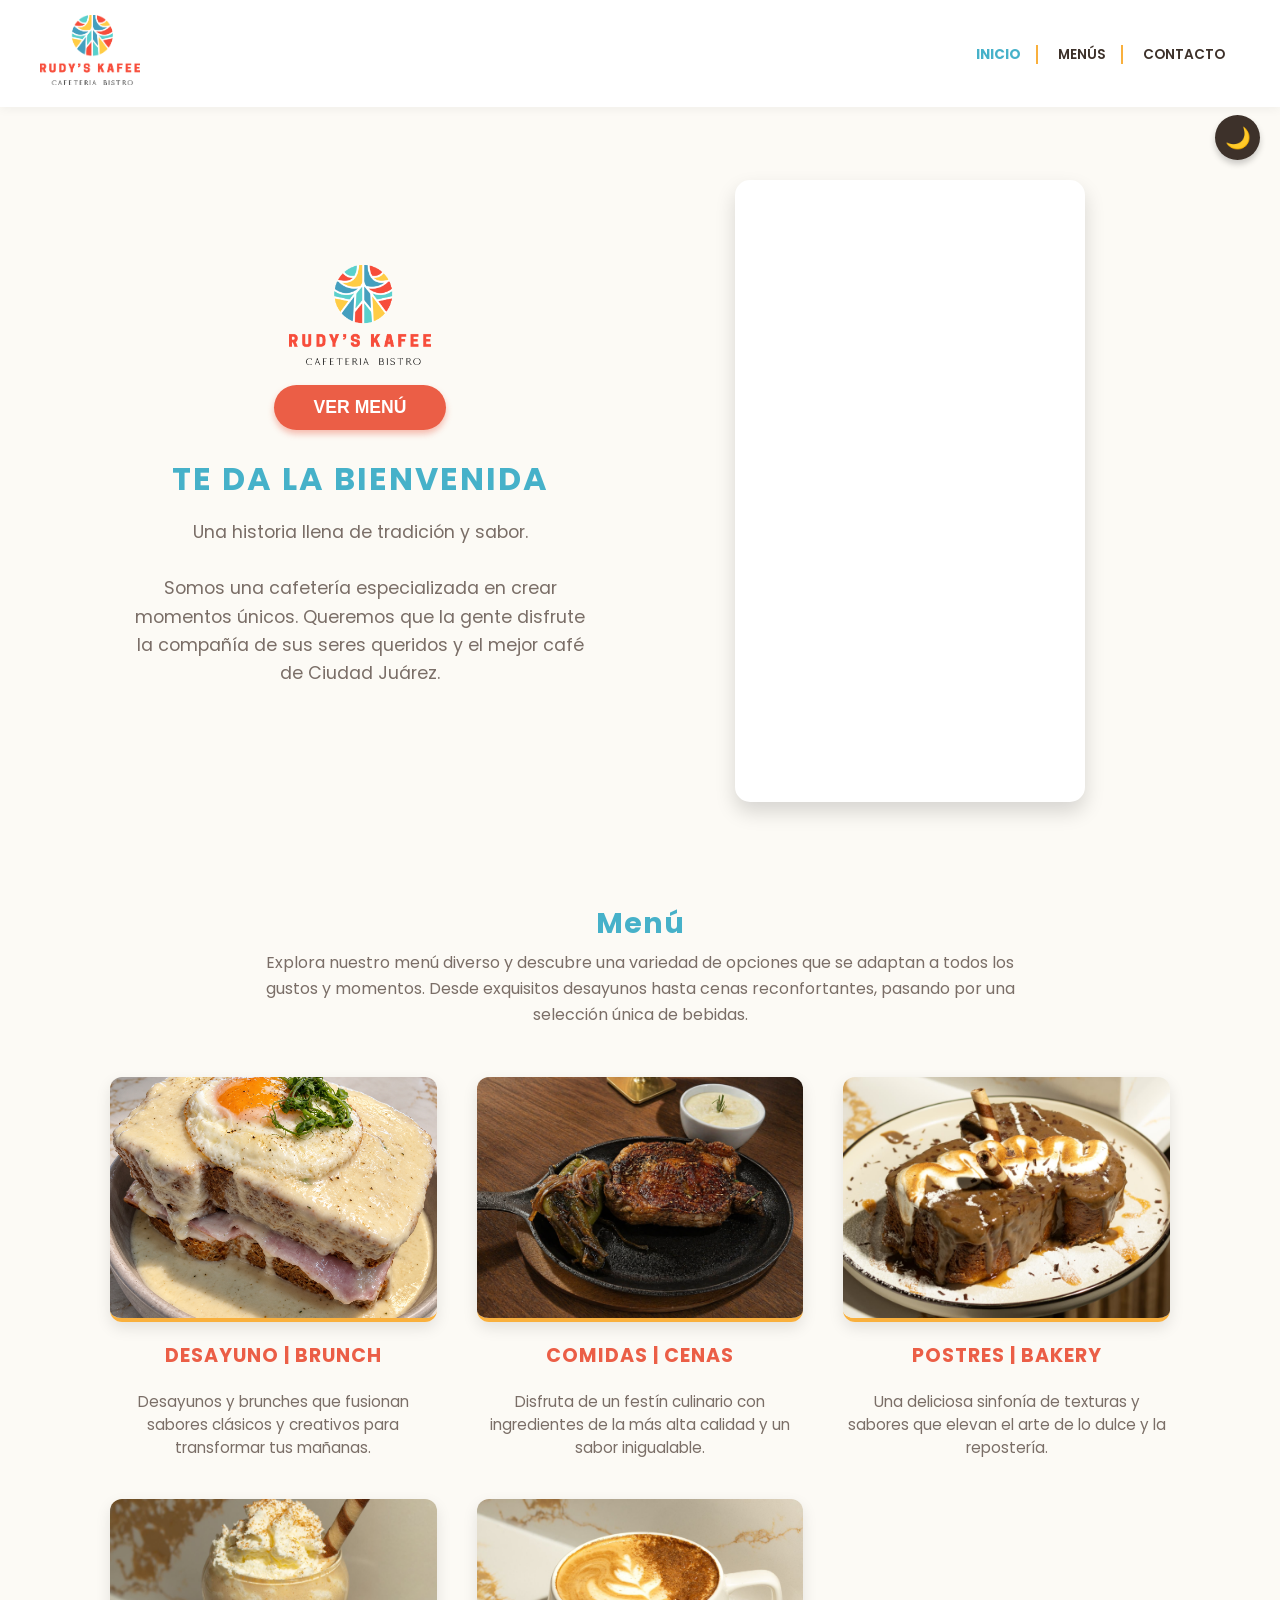
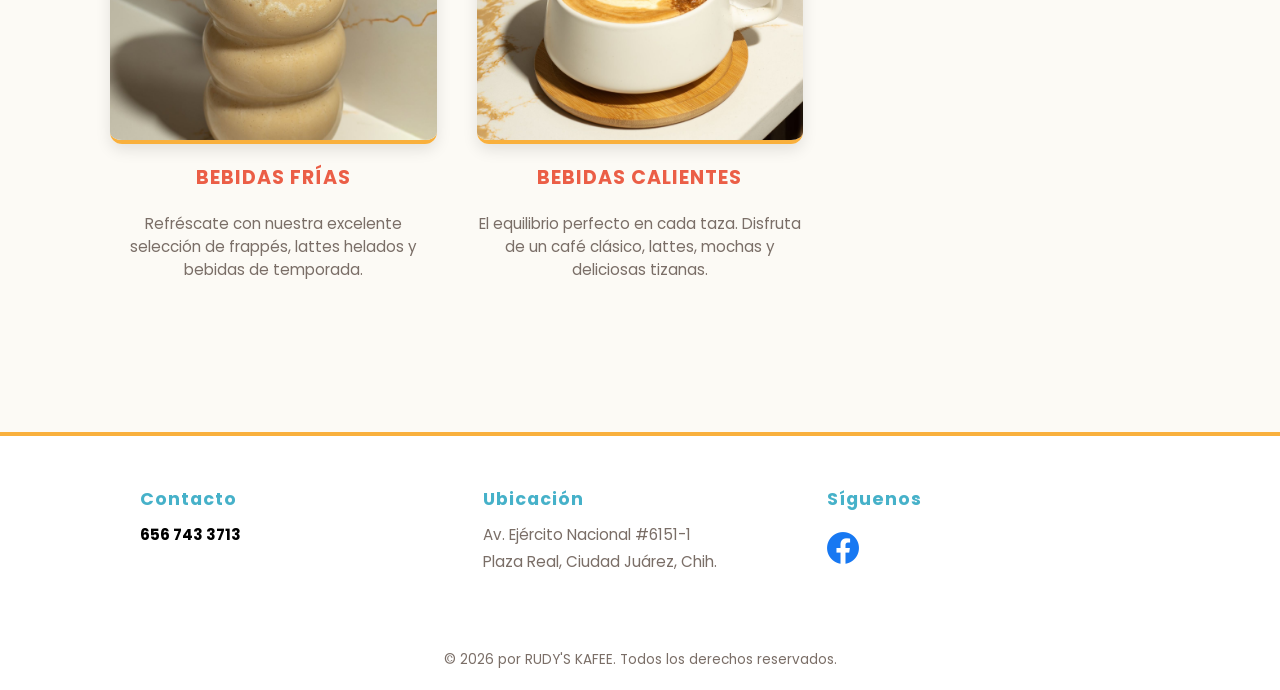
<file: inicio.html>
<!DOCTYPE html>
<html lang="es">
<head>
    <meta charset="UTF-8">
    <meta name="viewport" content="width=device-width, initial-scale=1.0">
    <title>Inicio | Rudy's Kafee</title>
    <link rel="stylesheet" href="style.css?v=26">
    <link href="https://fonts.googleapis.com/css2?family=Poppins:wght@300;400;600;700&display=swap" rel="stylesheet">
</head>
<body>

    <button id="themeToggle" class="theme-toggle" aria-label="Cambiar modo oscuro">🌙</button>

    <header class="header">
        <div class="nav-content">
            <div class="logo-area">
                <a href="inicio.html"><img src="LogoPNG.png" alt="Rudy's Kafee" class="logo-imagen"></a>
            </div>

            <button class="menu-toggle" id="menuToggle">
                <span></span>
                <span></span>
                <span></span>
            </button>
            <nav class="main-nav" id="mainNav">
                <ul>
                    <li><a href="inicio.html" style="color: var(--color-turquesa); font-weight: bold;">Inicio</a></li>
                    <li><a href="index.html">Menús</a></li>
                    <li><a href="contacto.html">Contacto</a></li>
                </ul>
            </nav>
        </div>
    </header>

    <main class="main-content">
        <div class="content-container">
            
            <div class="hero-split">
                
                <div class="hero-text-container" style="display: flex; flex-direction: column; align-items: center; justify-content: center;">
                    
                    <img src="LogoPNG.png" alt="Rudy's Kafee" class="hero-logo-img" style="margin-bottom: 20px;">
                    
                    <a href="index.html" style="text-decoration: none; margin-bottom: 25px;">
                        <button class="btn-primary">VER MENÚ</button>
                    </a>

                    <h2 class="hero-title" style="margin-bottom: 15px;">TE DA LA BIENVENIDA</h2>
                    
                    <p class="hero-desc" style="max-width: 450px;">
                        Una historia llena de tradición y sabor.<br><br>
                        Somos una cafetería especializada en crear momentos únicos. Queremos que la gente disfrute la compañía de sus seres queridos y el mejor café de Ciudad Juárez.
                    </p>

                </div>

                <div class="hero-video-container">
                    <video src="video Rudys.mp4" autoplay loop muted playsinline style="width: 100%; height: 100%; object-fit: cover;"></video>
                </div>

            </div>

            <div class="highlights-section">
                <h2 class="section-title">Menú</h2>
                <p class="highlights-desc">
                    Explora nuestro menú diverso y descubre una variedad de opciones que se adaptan a todos los gustos y momentos. Desde exquisitos desayunos hasta cenas reconfortantes, pasando por una selección única de bebidas.
                </p>

                <div class="highlights-grid">
                    
                    <div class="highlight-card" style="cursor: default;">
                        <div class="highlight-img-wrapper">
                            <img src="brunch/PanHuevo.jpeg" alt="Desayunos">
                        </div>
                        <h3 class="highlight-title">DESAYUNO | BRUNCH</h3>
                        <p class="highlight-text">Desayunos y brunches que fusionan sabores clásicos y creativos para transformar tus mañanas.</p>
                    </div>

                    <div class="highlight-card" style="cursor: default;">
                        <div class="highlight-img-wrapper">
                            <img src="fuerte/RibEye.jpeg" alt="Comidas">
                        </div>
                        <h3 class="highlight-title">COMIDAS | CENAS</h3>
                        <p class="highlight-text">Disfruta de un festín culinario con ingredientes de la más alta calidad y un sabor inigualable.</p>
                    </div>

                    <div class="highlight-card" style="cursor: default;">
                        <div class="highlight-img-wrapper">
                            <img src="french/FrenchRudys.jpeg" alt="Postres">
                        </div>
                        <h3 class="highlight-title">POSTRES | BAKERY</h3>
                        <p class="highlight-text">Una deliciosa sinfonía de texturas y sabores que elevan el arte de lo dulce y la repostería.</p>
                    </div>

                    <div class="highlight-card" style="cursor: default;">
                        <div class="highlight-img-wrapper">
                            <img src="frias/FrappeClasico.jpeg" alt="Bebidas Frías">
                        </div>
                        <h3 class="highlight-title">BEBIDAS FRÍAS</h3>
                        <p class="highlight-text">Refréscate con nuestra excelente selección de frappés, lattes helados y bebidas de temporada.</p>
                    </div>

                    <div class="highlight-card" style="cursor: default;">
                        <div class="highlight-img-wrapper">
                            <img src="calientes/Capuchino.jpeg" alt="Bebidas Calientes">
                        </div>
                        <h3 class="highlight-title">BEBIDAS CALIENTES</h3>
                        <p class="highlight-text">El equilibrio perfecto en cada taza. Disfruta de un café clásico, lattes, mochas y deliciosas tizanas.</p>
                    </div>

                </div>

            </div>

        </div>
    </main>

    <footer class="footer">
        <div class="footer-container">
            <div class="footer-column">
                <h4 class="footer-title">Contacto</h4>
                <p class="footer-text" style="font-weight: bold; color: #000;">656 743 3713</p>
            </div>
            <div class="footer-column">
                <h4 class="footer-title">Ubicación</h4>
                <p class="footer-text">Av. Ejército Nacional #6151-1</p>
                <p class="footer-text">Plaza Real, Ciudad Juárez, Chih.</p>
            </div>
            <div class="footer-column">
                <h4 class="footer-title">Síguenos</h4>
                <div class="footer-socials">
                    <a href="https://www.facebook.com/profile.php?id=100089935731811" target="_blank">
                        <img src="LogoFB.png" alt="Facebook">
                    </a>
                </div>
            </div>
        </div>
        <div class="footer-bottom">
            <p>&copy; 2026 por RUDY'S KAFEE. Todos los derechos reservados.</p>
        </div>
    </footer>

    <script>
        const menuToggle = document.getElementById('menuToggle');
        const mainNav = document.getElementById('mainNav');
        menuToggle.addEventListener('click', () => { mainNav.classList.toggle('active'); });

        const themeToggle = document.getElementById('themeToggle');
        themeToggle.addEventListener('click', () => {
            document.body.classList.toggle('dark-mode');
            if(document.body.classList.contains('dark-mode')) {
                themeToggle.innerText = '☀️';
            } else {
                themeToggle.innerText = '🌙';
            }
        });
    </script>
</body>
</html>
</file>
<file: style.css>
:root {
    --color-rojo: #eb5e46;
    --color-turquesa: #46b1c9;
    --color-amarillo: #f9b03d;
    --color-carbon: #3d312a;
    --color-fondo: #fcfaf5;
    --color-header: #ffffff;
    --color-desc: #7a6e67;
    --color-caja: #ffffff;
    --font-main: 'Poppins', sans-serif;
}
body.theme-bebidas {
    --color-rojo: #8b5e3c;
    --color-turquesa: #6b8f71; 
    --color-amarillo: #d4a373; 
}
body.dark-mode {
    --color-fondo: #2c2522;
    --color-carbon: #fcfaf5;
    --color-header: #1f1a18;
    --color-desc: #b5a8a1;
    --color-caja: #3d342f;
}
body.dark-mode.theme-bebidas { --color-rojo: #e6b981; }
* { margin: 0; padding: 0; box-sizing: border-box; }
body {
    font-family: var(--font-main);
    background-color: var(--color-fondo);
    color: var(--color-carbon);
    line-height: 1.5;
    transition: background-color 0.4s ease, color 0.4s ease;
}
.header {
    background-color: var(--color-header);
    padding: 15px 20px;
    position: fixed;
    top: 0;
    left: 0;
    width: 100%;
    z-index: 1000;
    transition: background-color 0.4s ease;
    box-shadow: 0 2px 10px rgba(0,0,0,0.05);
}
.nav-content {
    display: flex; justify-content: space-between; align-items: center;
    max-width: 1200px;
    margin: 0 auto;
}
.logo-area { display: flex; align-items: center; }
.logo-imagen { height: 70px; width: auto; object-fit: contain; }
.theme-toggle, .back-btn {
    position: fixed;
    top: 115px;
    background-color: var(--color-carbon);
    color: var(--color-fondo);
    border: none;
    border-radius: 50%;
    width: 45px;
    height: 45px;
    font-size: 1.3rem;
    cursor: pointer;
    z-index: 999;
    box-shadow: 0 4px 6px rgba(0,0,0,0.2);
    display: flex;
    align-items: center;
    justify-content: center;
    transition: transform 0.3s ease, background-color 0.4s ease, color 0.4s ease;
}
.theme-toggle { right: 20px; }
.back-btn { 
    left: 20px; 
    background-color: var(--color-rojo); 
    color: white; 
    display: none;
    font-size: 1.2rem;
    padding-right: 3px;
}
.theme-toggle:hover { transform: scale(1.1); }
.back-btn:hover { transform: scale(1.1); background-color: var(--color-carbon); }
.menu-toggle {
    display: none; flex-direction: column; justify-content: space-between;
    width: 30px; height: 22px; background: transparent;
    border: none; cursor: pointer; padding: 0; z-index: 1001;
}
.menu-toggle span { width: 100%; height: 3px; background-color: var(--color-carbon); border-radius: 2px;
    transition: all 0.3s ease; }
.main-nav ul { list-style: none; display: flex; gap: 20px; }
.main-nav a { text-decoration: none; color: var(--color-carbon); font-weight: 600;
    font-size: 0.85rem; text-transform: uppercase; padding-right: 15px; border-right: 2px solid var(--color-amarillo); }
.main-nav li:last-child a { border-right: none; }
.main-nav a:hover { color: var(--color-rojo); }
.main-content { margin-top: 120px; padding: 40px 20px; }
.content-container { max-width: 1100px; margin: 0 auto; }
.view-section {
    display: none;
    animation: fadeInRight 0.4s ease-in-out;
}
.view-section.active {
    display: block;
}
@keyframes fadeInRight {
    from { opacity: 0; transform: translateX(20px); }
    to { opacity: 1; transform: translateX(0); }
}
.category-grid {
    display: flex;
    flex-wrap: wrap;
    justify-content: center;
    gap: 20px;
    padding-bottom: 20px;
}
.category-card {
    flex: 1 1 280px;
    max-width: 350px;
    width: 100%;
    background-color: var(--color-caja); border-radius: 15px; padding: 25px 20px;
    text-align: center; cursor: pointer; transition: transform 0.3s ease, background-color 0.4s ease;
    border-bottom: 5px solid var(--color-amarillo); box-shadow: 0 6px 15px rgba(0,0,0,0.06);
}
.category-card:hover { transform: translateY(-5px); background-color: var(--color-carbon); }
.category-card h3 { font-size: 1.5rem; color: var(--color-rojo); margin-bottom: 5px; transition: color 0.3s ease; font-weight: 700; letter-spacing: 0.5px;}
.category-card p { font-size: 0.9rem; color: var(--color-desc); transition: color 0.3s ease; }
.category-card:hover h3, .category-card:hover p { color: #ffffff; }
.category-image {
    width: 100%; height: 180px; border-radius: 10px; overflow: hidden; margin-bottom: 15px; background-color: var(--color-fondo);
}
.category-image img { width: 100%; height: 100%; object-fit: cover; transition: transform 0.4s ease; }
.category-card:hover .category-image img { transform: scale(1.1); }
.section-title { 
    font-size: 1.8rem; font-weight: 700; margin-top: 15px; margin-bottom: 5px; 
    color: var(--color-turquesa); transition: color 0.4s ease; letter-spacing: 1px;
}
.sub-section-title { 
    font-size: 1.3rem; font-weight: 600; color: var(--color-carbon); margin-top: 25px; margin-bottom: 15px; 
    border-left: 4px solid var(--color-amarillo); padding-left: 10px; transition: border-color 0.4s ease, color 0.4s ease; 
}
.divider { border: none; border-top: 2px dashed var(--color-amarillo); margin: 15px 0 25px 0; transition: border-color 0.4s ease; opacity: 0.7;}
.category-spacing { height: 35px; width: 100%; display: block; }
.especialidad-pill {
    display: flex; align-items: center; justify-content: center; gap: 12px; 
    background-color: var(--color-caja); padding: 8px 20px; border-radius: 25px; 
    max-width: fit-content; margin: 0 auto 30px auto; transition: background-color 0.4s ease;
    box-shadow: 0 3px 6px rgba(0,0,0,0.05);
}
.especialidad-pill img { width: 25px; height: 25px; object-fit: contain; }
.especialidad-pill span { font-size: 0.85rem; color: var(--color-carbon); font-weight: 600; transition: color 0.4s ease; letter-spacing: 0.5px;}
.menu-grid { display: grid; grid-template-columns: repeat(2, 1fr); gap: 15px; }
@media (min-width: 768px) { .menu-grid { gap: 30px; } }
@media (min-width: 1024px) { .menu-grid { grid-template-columns: repeat(3, 1fr); } }
.menu-item { display: flex; flex-direction: column; transition: transform 0.3s ease; }
.menu-item:hover { transform: translateY(-8px); }
.item-image-wrapper {
    width: 100%; aspect-ratio: 1 / 1; overflow: hidden; margin-bottom: 10px;
    background-color: var(--color-caja); border-radius: 12px;
    border-bottom: 4px solid var(--color-amarillo); 
    position: relative; display: flex; align-items: center; justify-content: center;
    transition: border-color 0.4s ease, background-color 0.4s ease; box-shadow: 0 4px 8px rgba(0,0,0,0.08);
}
.item-image-wrapper > img { width: 100%; height: 100%; object-fit: cover; }
.item-text-wrapper { text-align: left; padding: 0 5px; }
.item-name { font-size: 1rem; font-weight: 700; color: var(--color-carbon); margin-bottom: 5px; transition: color 0.4s ease; }
.item-desc { font-size: 0.8rem; color: var(--color-desc); margin-bottom: 8px; line-height: 1.4; font-weight: 400; transition: color 0.4s ease; }
.item-price { font-size: 1.1rem; font-weight: 700; color: var(--color-rojo); transition: color 0.4s ease; }
@media (min-width: 768px) {
    .item-name { font-size: 1.1rem; }
    .item-desc { font-size: 0.9rem; margin-bottom: 10px; line-height: 1.5; }
    .item-price { font-size: 1.2rem; }
}
.mini-carrusel { position: absolute; top: 0; left: 0; width: 100%; height: 100%; }
.mini-carrusel img { position: absolute; top: 0; left: 0; width: 100%; height: 100%; object-fit: cover; opacity: 0;
    animation: desvanecer 9s infinite; }
.mini-carrusel .slide-0 { animation-delay: 0s; }
.mini-carrusel .slide-1 { animation-delay: 3s; }
.mini-carrusel .slide-2 { animation-delay: 6s; }
@keyframes desvanecer { 0% { opacity: 0; } 10% { opacity: 1; } 33% { opacity: 1; } 43% { opacity: 0; } 100% { opacity: 0; } }
.extras-container { max-width: 600px; margin: 0 auto; background-color: var(--color-caja); padding: 20px; border-radius: 15px; box-shadow: 0 5px 15px rgba(0,0,0,0.05); }
.extra-item { display: flex; justify-content: space-between; align-items: center; padding: 15px 15px; border-bottom: 1px dashed var(--color-desc); transition: background-color 0.3s ease, transform 0.2s ease; border-radius: 8px; margin-bottom: 5px; }
.extra-item:last-child { border-bottom: none; }
.extra-item:hover { background-color: var(--color-fondo); transform: translateX(5px); }
.extra-name { font-size: 1.1rem; font-weight: 600; color: var(--color-carbon); transition: color 0.4s ease; }
.extra-price { font-size: 1.1rem; font-weight: 700; color: var(--color-rojo); transition: color 0.4s ease; }
.footer {
    background-color: var(--color-header); color: var(--color-carbon); padding: 50px 20px 20px 20px;
    margin-top: 60px; font-family: var(--font-main); text-align: center; font-size: 0.85rem; transition: background-color 0.4s ease; border-top: 4px solid var(--color-amarillo);
}
.footer-container { max-width: 1000px; margin: 0 auto; display: grid; grid-template-columns: repeat(3, 1fr); gap: 30px; text-align: left; }
.footer-column { display: flex; flex-direction: column; }
.footer-title { color: var(--color-turquesa); font-size: 1.1rem; margin-bottom: 12px; font-weight: 700; letter-spacing: 1px;}
.footer-text { font-size: 0.95rem; color: var(--color-desc); margin-bottom: 6px; line-height: 1.4; font-weight: 400;}
.footer-socials { display: flex; gap: 15px; margin-top: 8px; }
.footer-socials img { width: 32px; height: 32px; object-fit: contain; transition: transform 0.3s ease; }
.footer-socials img:hover { transform: scale(1.15); }
.footer-bottom { text-align: center; margin-top: 50px; padding-top: 20px; border-top: 1px solid var(--color-caja); font-size: 0.85rem; color: var(--color-desc); }
.title-temporada { color: var(--color-rojo) !important; border-left-color: var(--color-turquesa) !important; display: inline-block; animation: latido-temporada 2.5s infinite ease-in-out; }
@keyframes latido-temporada { 0% { transform: scale(1); text-shadow: 0 0 0px transparent; } 50% { transform: scale(1.02); text-shadow: 0 0 10px rgba(235, 94, 70, 0.4); } 100% { transform: scale(1); text-shadow: 0 0 0px transparent; } }
.brillo-brunch {
    text-align: center;
    font-size: 2.8rem;
    color: var(--color-rojo);
    font-weight: 700;
    margin-bottom: 0px;
    margin-top: 10px;
    font-family: 'Georgia', serif;
    font-style: italic;
    animation: resplandor-brunch 2.5s infinite alternate ease-in-out;
}
@keyframes resplandor-brunch {
    0% { text-shadow: 0 0 5px rgba(235, 94, 70, 0.4); transform: scale(1); }
    100% { text-shadow: 0 0 15px rgba(235, 94, 70, 0.9), 0 0 25px rgba(249, 176, 61, 0.7); transform: scale(1.03); }
}
.horario-brunch {
    text-align: center;
    color: var(--color-desc);
    font-size: 1.1rem;
    font-weight: 600;
    margin-top: 5px;
    margin-bottom: 25px;
    letter-spacing: 1px;
}
.brillo-lunch {
    text-align: center;
    font-size: 2.8rem;
    color: var(--color-turquesa);
    font-weight: 700;
    margin-bottom: 0px;
    margin-top: 10px;
    font-family: 'Georgia', serif;
    font-style: italic;
    animation: resplandor-lunch 2.5s infinite alternate ease-in-out;
}
@keyframes resplandor-lunch {
    0% { text-shadow: 0 0 5px rgba(70, 177, 201, 0.4); transform: scale(1); }
    100% { text-shadow: 0 0 15px rgba(70, 177, 201, 0.9), 0 0 25px rgba(249, 176, 61, 0.7); transform: scale(1.03); }
}
.horario-lunch {
    text-align: center;
    color: var(--color-desc);
    font-size: 1.1rem;
    font-weight: 600;
    margin-top: 5px;
    margin-bottom: 25px;
    letter-spacing: 1px;
}
.hero-split { display: flex; flex-wrap: wrap; align-items: center; justify-content: center; gap: 40px; margin-bottom: 80px; padding: 20px; }
.hero-video-container { flex: 1; min-width: 280px; max-width: 350px; background-color: var(--color-caja); border-radius: 15px; overflow: hidden; box-shadow: 0 10px 20px rgba(0,0,0,0.15); aspect-ratio: 9 / 16; display: flex; align-items: center; justify-content: center; position: relative; margin: 0 auto; border: 4px solid #fff; }
.hero-text-container { flex: 1; min-width: 300px; max-width: 500px; text-align: center; }
.hero-logo-img { height: 100px; margin-bottom: 20px; object-fit: contain; }
.hero-title { font-size: 2rem; color: var(--color-turquesa); margin-bottom: 15px; letter-spacing: 2px; font-weight: 700; }
.hero-desc { color: var(--color-desc); font-size: 1.1rem; line-height: 1.6; margin-bottom: 30px; font-weight: 400; }
.btn-primary { font-size: 1.1rem; padding: 12px 40px; border-radius: 30px; cursor: pointer; background-color: var(--color-rojo); color: #ffffff; border: none; font-weight: 700; transition: transform 0.3s ease, box-shadow 0.3s ease; box-shadow: 0 4px 6px rgba(235, 94, 70, 0.4); }
.btn-primary:hover { transform: scale(1.05); box-shadow: 0 6px 12px rgba(235, 94, 70, 0.6); }
.highlights-section { text-align: center; margin-bottom: 50px; }
.highlights-desc { color: var(--color-desc); max-width: 800px; margin: 0 auto 50px auto; font-size: 1rem; line-height: 1.6; padding: 0 20px; font-weight: 400;}
.highlights-grid { display: grid; grid-template-columns: repeat(auto-fit, minmax(280px, 1fr)); gap: 40px; padding: 0 20px; }
.highlight-card { text-align: center; cursor: pointer; transition: transform 0.3s ease; text-decoration: none; color: inherit; display: block; }
.highlight-card:hover { transform: scale(1.05); }
.highlight-img-wrapper { width: 100%; aspect-ratio: 4 / 3; overflow: hidden; border-radius: 12px; margin-bottom: 20px; box-shadow: 0 6px 15px rgba(0,0,0,0.1); border-bottom: 4px solid var(--color-amarillo); }
.highlight-img-wrapper img { width: 100%; height: 100%; object-fit: cover; }
.highlight-title { color: var(--color-rojo); font-size: 1.2rem; margin-bottom: 10px; text-transform: uppercase; letter-spacing: 1px; display: inline-block; padding-bottom: 5px; font-weight: 700; }
.highlight-text { color: var(--color-desc); font-size: 0.95rem; margin-top: 5px; font-weight: 400;}
@media (max-width: 768px) {
    .footer-container { grid-template-columns: 1fr; text-align: center; gap: 25px; }
    .footer-socials { justify-content: center; }
    .menu-toggle { display: flex; }
    .menu-toggle span { background-color: var(--color-turquesa); }
    .main-nav { display: none; position: absolute; top: 100%; left: 0; width: 100%; background-color: var(--color-header); padding: 20px 0; box-shadow: 0 4px 10px rgba(0,0,0,0.1); border-top: 1px solid #eee; }
    .main-nav.active { display: block; }
    .main-nav ul { flex-direction: column; align-items: center; gap: 15px; }
    .main-nav a { border-right: none; padding-right: 0; font-size: 1.1rem; }
    .section-title { font-size: 1.5rem; }
}
</file>
